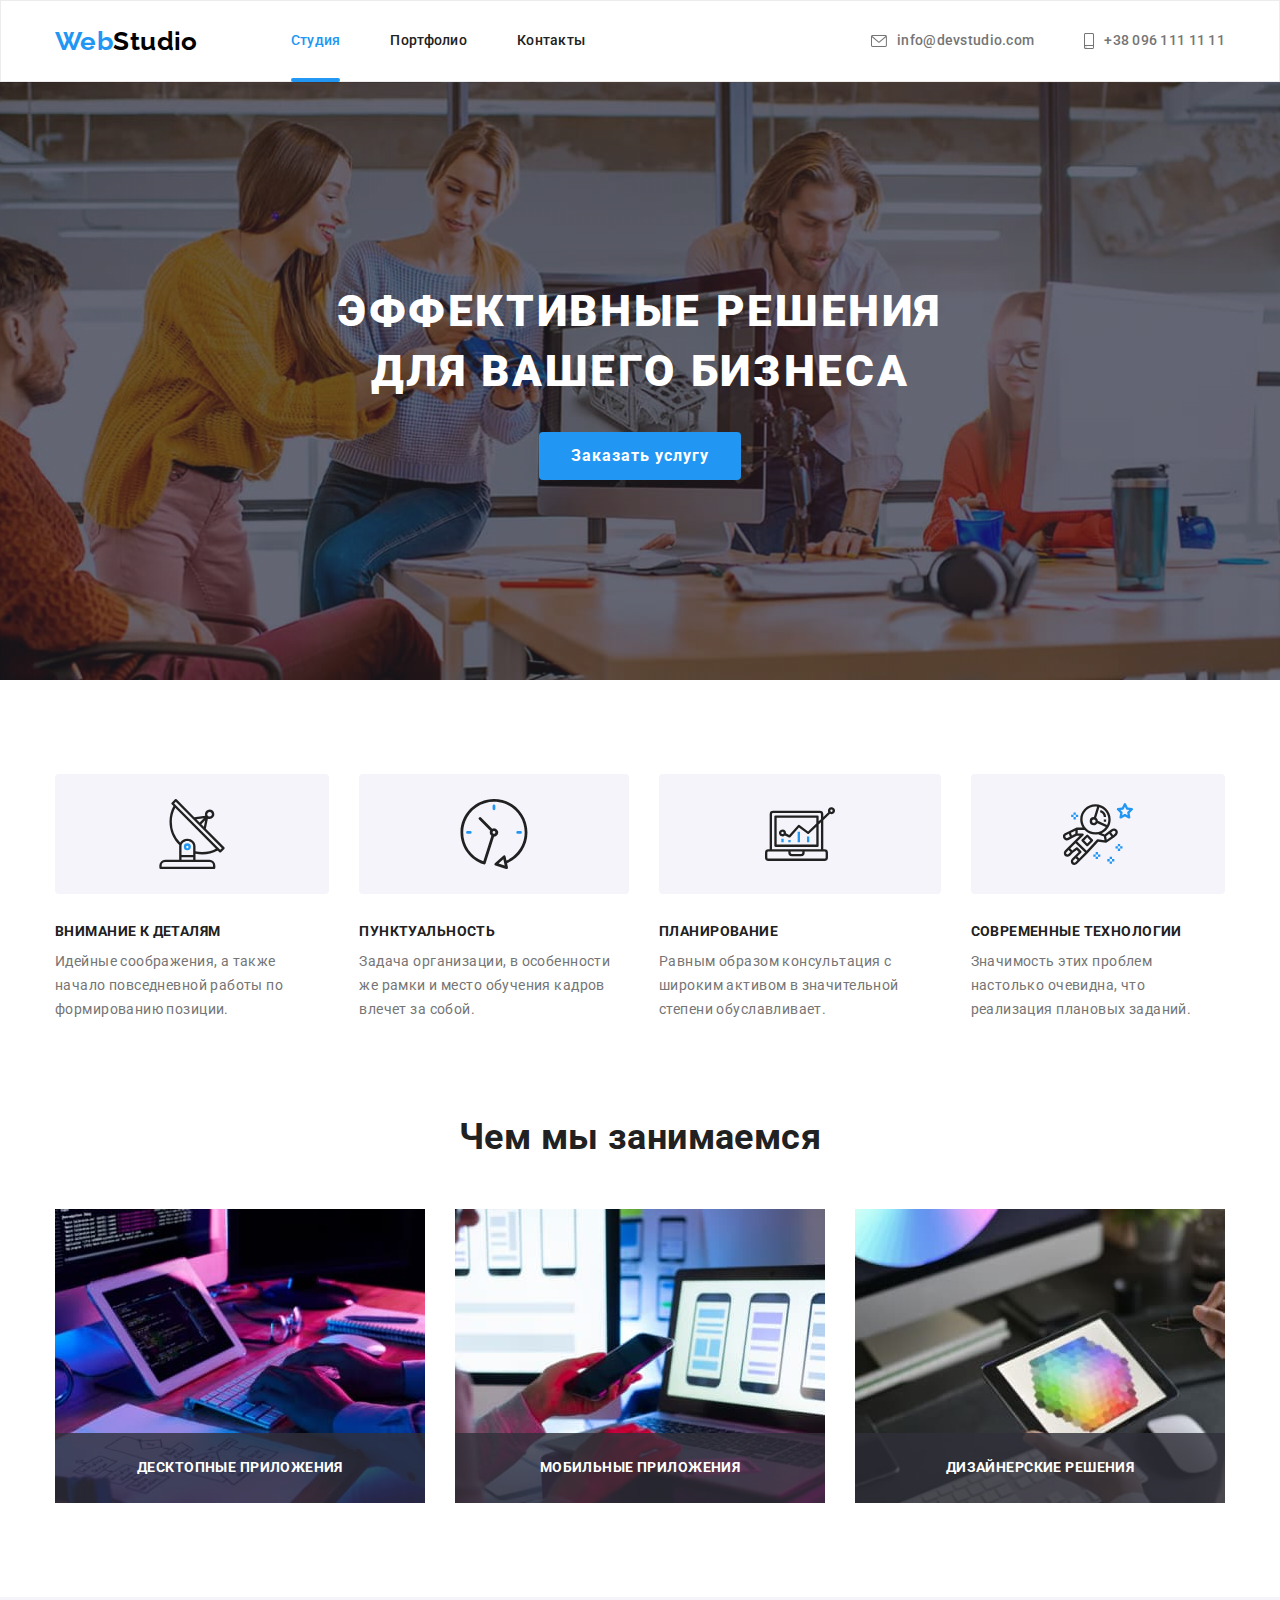
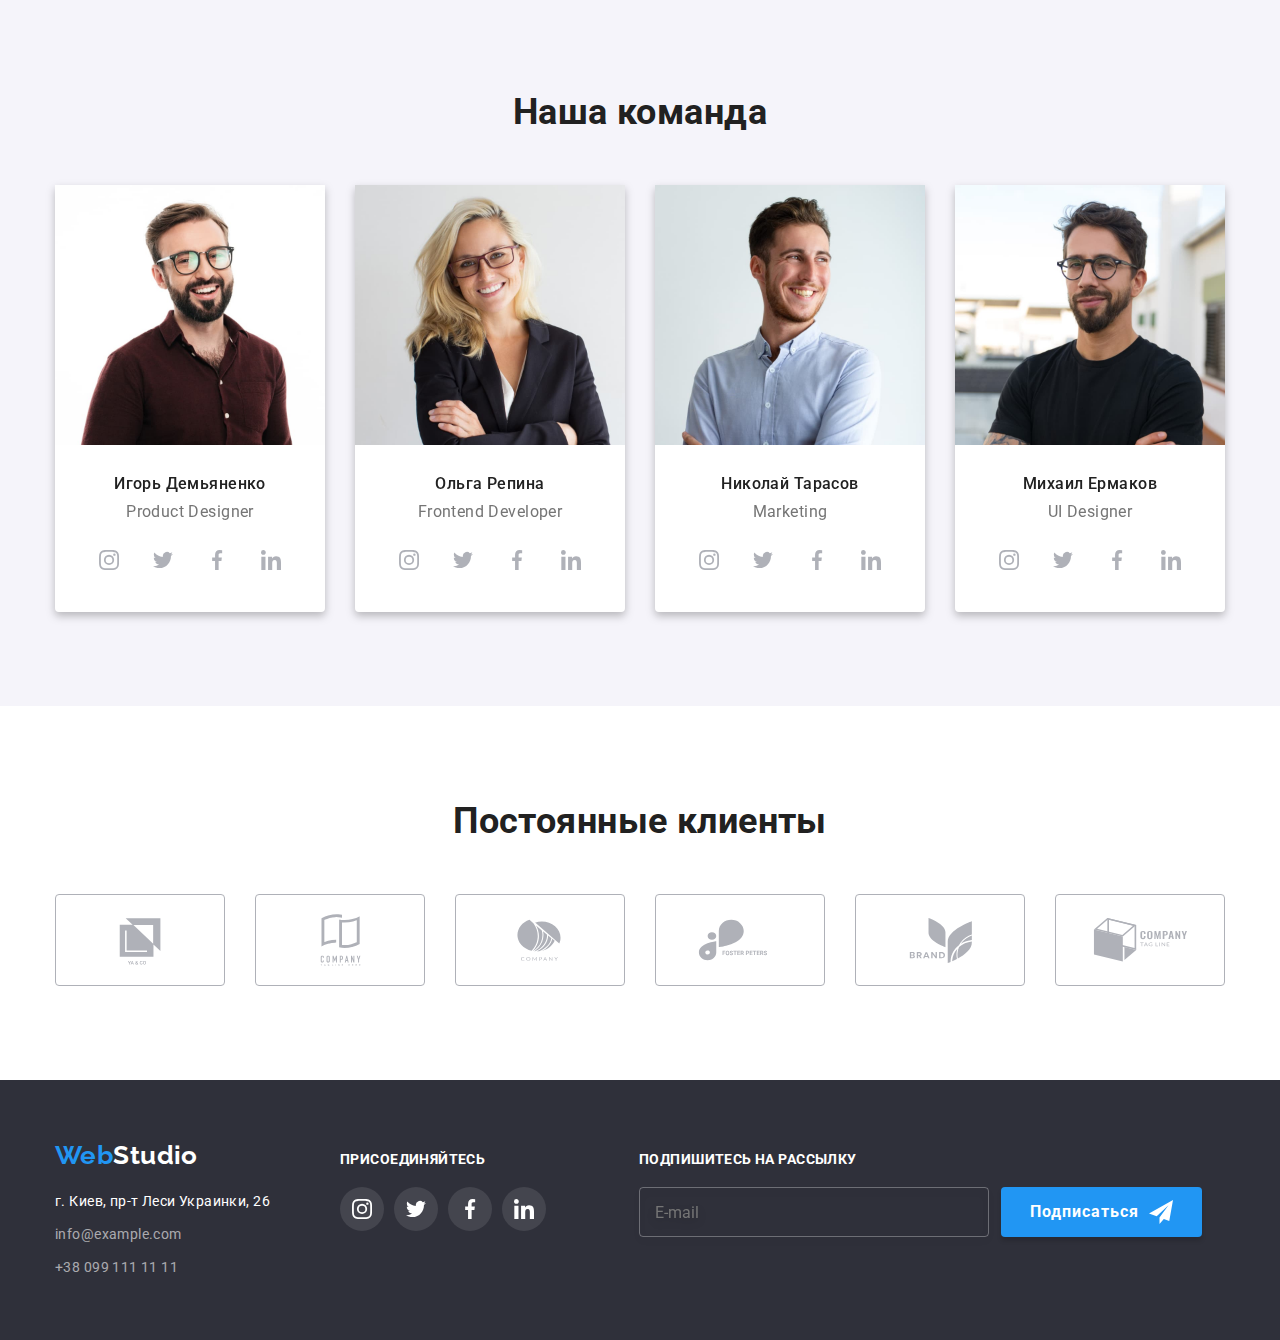
<file: index.html>
<!DOCTYPE html>
<html lang="ru">
<head>
    <meta charset="UTF-8">
    <meta http-equiv="X-UA-Compatible" content="IE=edge">
    <meta name="viewport" content="width=device-width, initial-scale=1.0">
    <title>WebStudio</title>
    <link rel="preconnect" href="https://fonts.googleapis.com">
    <link rel="preconnect" href="https://fonts.gstatic.com" crossorigin>
    <link href="https://fonts.googleapis.com/css2?family=Raleway:wght@700&family=Roboto:wght@400;500;700;900&display=swap" rel="stylesheet">
    <link rel="stylesheet" href="https://cdnjs.cloudflare.com/ajax/libs/modern-normalize/1.0.0/modern-normalize.min.css"  />
    <link rel="stylesheet" href="./css/styles.css">
</head>
<body>
    <header class="header">
        <div class="container header-container">
            
            <nav class="navigation">
                <a class="logo" href="#">
                    <span class="logo-web">Web</span>Studio
                </a>
    
                <ul class="site-nav">
                    <li class="header-list-item"><a class="site-nav-link current" href="./index.html">Студия</a></li>
                    <li class="header-list-item"><a class="site-nav-link" href="./portfolio.html">Портфолио</a></li>
                    <li class="header-list-item"><a class="site-nav-link" href="#contacts">Контакты</a></li>
                </ul>
            </nav>
    
            <ul class="auth-nav">
                <li class="header-list-item"><a class="auth-nav-link" href="mailto:info@devstudio.com">
                    <svg class="icon" width="16" height="12">
                        <use href="./images/icons.svg#icon-envelope"></use>
                    </svg>
                    info@devstudio.com</a></li>
                <li class="header-list-item"><a class="auth-nav-link" href="tel:380961111111">
                    <svg class="icon" width="10" height="16">
                        <use href="./images/icons.svg#icon-smartphone"></use>
                    </svg>
                    +38 096 111 11 11</a></li>
            </ul>
        </div>

    </header>

    <main>
        <section class="hero">
            <div class="container">
                <h1 class="hero-title">Эффективные решения для вашего бизнеса</h1>
                <button type="button" class="hero-button" data-modal-open>Заказать услугу</button>
            </div>
        </section>

        <section class="section">
            <div class="container">
                <h2 class="section-title visually-hidden">Преимущества</h2>
                <ul class="list">
                    <li class="list-item">
                        <div class="list-item-logo">
                            <svg class="icon" width="70" height="70">
                                <use href="./images/icons.svg#icon-antenna"></use>
                            </svg>
                        </div>
                        <h3 class="benefit-item">Внимание к деталям</h3>
                        <p class="benefit-text">Идейные соображения, а также начало повседневной работы по формированию позиции.</p>
                    </li>
                    <li class="list-item">
                        <div class="list-item-logo">
                            <svg class="icon" width="70" height="70">
                                <use href="./images/icons.svg#icon-clock"></use>
                            </svg>
                        </div>
                        <h3 class="benefit-item">Пунктуальность</h3>
                        <p class="benefit-text">Задача организации, в особенности же рамки и место обучения кадров влечет за собой.</p>
                    </li>
                    <li class="list-item">
                        <div class="list-item-logo">
                            <svg class="icon" width="70" height="70">
                                <use href="./images/icons.svg#icon-diagram"></use>
                            </svg>
                        </div>
                        <h3 class="benefit-item">Планирование</h3>
                        <p class="benefit-text">Равным образом консультация с широким активом в значительной степени обуславливает.</p>
                    </li>
                    <li class="list-item">
                        <div class="list-item-logo">
                            <svg class="icon" width="70" height="70">
                                <use href="./images/icons.svg#icon-astronaut"></use>
                            </svg>
                        </div>
                        <h3 class="benefit-item">Современные технологии</h3>
                        <p class="benefit-text">Значимость этих проблем настолько очевидна, что реализация плановых заданий.</p>
                    </li>
                </ul>

            </div>
        </section>

        <section class="section activity-section">
            <div class="container">
                <h2 class="section-title">Чем мы занимаемся</h2>
    
                <ul class="works-list">
                    <li>
                        <img src="./images/box_1.jpg" alt="Картинка 1" width="370">
                        <div class="activity-block">
                            <p class="benefit-item activity-text">Десктопные приложения</p>
                        </div>
                    </li>
        
                    <li>
                        <img src="./images/box_2.jpg" alt="Картинка 1" width="370">
                        <div class="activity-block">
                            <p class="benefit-item activity-text">Мобильные приложения</p>
                        </div>
                    </li>
        
                    <li>
                        <img src="./images/box_3.jpg" alt="Картинка 1" width="370">
                        <div class="activity-block">
                            <p class="benefit-item activity-text">Дизайнерские решения</p>
                        </div>
                    </li>
                </ul>
                
            </div>


        </section>

        <section class="section team-section">
            <div class="container">
                <h2 class="section-title">Наша команда</h2>
    
                <ul class="team-list">
                    <li class="team-card">
                        <img src="./images/img_1.jpg" alt="Игорь Демьяненко" width="270">
                            <div class="team-text">
                                <h3 class="team-member">Игорь Демьяненко</h3>
                                <p class="member-profession">Product Designer</p>
                                <ul class="social-links">
                                    <li class="social-link-item">
                                        <a class="social-link" href="#">
                                            <svg class="icon" width="20" height="20">
                                                <use href="./images/icons.svg#icon-instagram"></use>
                                            </svg>
                                        </a>
                                    </li>
                                    <li class="social-link-item">
                                        <a class="social-link" href="#">
                                            <svg class="icon" width="20" height="20">
                                                <use href="./images/icons.svg#icon-twitter"></use>
                                            </svg>
                                        </a>
                                    </li>
                                    <li class="social-link-item">
                                        <a class="social-link" href="#">
                                            <svg class="icon" width="20" height="20">
                                                <use href="./images/icons.svg#icon-facebook"></use>
                                            </svg>
                                        </a>
                                    </li>
                                    <li class="social-link-item">
                                        <a class="social-link" href="#">
                                            <svg class="icon" width="20" height="20">
                                                <use href="./images/icons.svg#icon-linkedin"></use>
                                            </svg>
                                        </a>
                                    </li>
                                </ul>
                            </div>
                    </li>
                    <li class="team-card">
                        <img src="./images/img_2.jpg" alt="Ольга Репина" width="270">
                            <div class="team-text">
                                <h3 class="team-member">Ольга Репина</h3>
                                <p class="member-profession">Frontend Developer</p>
                                <ul class="social-links">
                                    <li class="social-link-item">
                                        <a class="social-link" href="#">
                                            <svg class="icon" width="20" height="20">
                                                <use href="./images/icons.svg#icon-instagram"></use>
                                            </svg>
                                        </a>
                                    </li>
                                    <li class="social-link-item">
                                        <a class="social-link" href="#">
                                            <svg class="icon" width="20" height="20">
                                                <use href="./images/icons.svg#icon-twitter"></use>
                                            </svg>
                                        </a>
                                    </li>
                                    <li class="social-link-item">
                                        <a class="social-link" href="#">
                                            <svg class="icon" width="20" height="20">
                                                <use href="./images/icons.svg#icon-facebook"></use>
                                            </svg>
                                        </a>
                                    </li>
                                    <li class="social-link-item">
                                        <a class="social-link" href="#">
                                            <svg class="icon" width="20" height="20">
                                                <use href="./images/icons.svg#icon-linkedin"></use>
                                            </svg>
                                        </a>
                                    </li>
                                </ul>
                            </div>
                    </li>
                    <li class="team-card">
                        <img src="./images/img_3.jpg" alt="Николай Тарасов" width="270">
                            <div class="team-text">
                                <h3 class="team-member">Николай Тарасов</h3>
                                <p class="member-profession">Marketing</p>
                                <ul class="social-links">
                                    <li class="social-link-item">
                                        <a class="social-link" href="#">
                                            <svg class="icon" width="20" height="20">
                                                <use href="./images/icons.svg#icon-instagram"></use>
                                            </svg>
                                        </a>
                                    </li>
                                    <li class="social-link-item">
                                        <a class="social-link" href="#">
                                            <svg class="icon" width="20" height="20">
                                                <use href="./images/icons.svg#icon-twitter"></use>
                                            </svg>
                                        </a>
                                    </li>
                                    <li class="social-link-item">
                                        <a class="social-link" href="#">
                                            <svg class="icon" width="20" height="20">
                                                <use href="./images/icons.svg#icon-facebook"></use>
                                            </svg>
                                        </a>
                                    </li>
                                    <li class="social-link-item">
                                        <a class="social-link" href="#">
                                            <svg class="icon" width="20" height="20">
                                                <use href="./images/icons.svg#icon-linkedin"></use>
                                            </svg>
                                        </a>
                                    </li>
                                </ul>
                            </div>
                    </li>
                    <li class="team-card">
                        <img src="./images/img_4.jpg" alt="Михаил Ермаков" width="270">
                            <div class="team-text">
                                <h3 class="team-member">Михаил Ермаков</h3>
                                <p class="member-profession">UI Designer</p>
                                <ul class="social-links">
                                    <li class="social-link-item">
                                        <a class="social-link" href="#">
                                            <svg class="icon" width="20" height="20">
                                                <use href="./images/icons.svg#icon-instagram"></use>
                                            </svg>
                                        </a>
                                    </li>
                                    <li class="social-link-item">
                                        <a class="social-link" href="#">
                                            <svg class="icon" width="20" height="20">
                                                <use href="./images/icons.svg#icon-twitter"></use>
                                            </svg>
                                        </a>
                                    </li>
                                    <li class="social-link-item">
                                        <a class="social-link" href="#">
                                            <svg class="icon" width="20" height="20">
                                                <use href="./images/icons.svg#icon-facebook"></use>
                                            </svg>
                                        </a>
                                    </li>
                                    <li class="social-link-item">
                                        <a class="social-link" href="#">
                                            <svg class="icon" width="20" height="20">
                                                <use href="./images/icons.svg#icon-linkedin"></use>
                                            </svg>
                                        </a>
                                    </li>
                                </ul>
                            </div>
                    </li>
                </ul>
                
            </div>

        </section>

        <section class="section">
            <div class="container">
                <h2 class="section-title">Постоянные клиенты</h2>
    
                <ul class="clients-list">
                    <li>
                        <a class="clients-item-link" href="#">
                            <svg class="icon" width="106" height="60">
                                <use href="./images/icons.svg#icon-client-1"></use>
                            </svg>
                        </a>
                    </li>
        
                    <li>
                        <a class="clients-item-link" href="#">
                            <svg class="icon" width="106" height="60">
                                <use href="./images/icons.svg#icon-client-2"></use>
                            </svg>
                        </a>
                    </li>
        
                    <li>
                        <a class="clients-item-link" href="#">
                            <svg class="icon" width="106" height="60">
                                <use href="./images/icons.svg#icon-client-3"></use>
                            </svg>
                        </a>
                    </li>
        
                    <li>
                        <a class="clients-item-link" href="#">
                            <svg class="icon" width="106" height="60">
                                <use href="./images/icons.svg#icon-client-4"></use>
                            </svg>
                        </a>
                    </li>
        
                    <li>
                        <a class="clients-item-link" href="#">
                            <svg class="icon" width="106" height="60">
                                <use href="./images/icons.svg#icon-client-5"></use>
                            </svg>
                        </a>
                    </li>
        
                    <li>
                        <a class="clients-item-link" href="#">
                            <svg class="icon" width="106" height="60">
                                <use href="./images/icons.svg#icon-client-6"></use>
                            </svg>
                        </a>
                    </li>
                </ul>
                
            </div>


        </section>
    </main>

    <footer class="footer" id="contacts">
        <div class="container footer-container">

            <div class="our-address">
                <a class="logo" href="#">
                    <span class="logo-web">Web</span>Studio
                </a>
        
                <address class="address">
                    <ul class="address-list">
                        <li class="address-item">г. Киев, пр-т Леси Украинки, 26</li>
                        <li class="address-item"><a class="address-link" href="mailto:info@example.com">info@example.com</a></li>
                        <li class="address-item"><a class="address-link" href="tel:380991111111">+38 099 111 11 11</a></li>
                    </ul>
                </address>
            </div>


            <div class="join-social-links">
                <h3 class="benefit-item">присоединяйтесь</h3>

                <ul class="social-links">
                    <li class="social-link-item">
                        <a class="social-link" href="#">
                            <svg class="icon" width="20" height="20">
                                <use href="./images/icons.svg#icon-instagram"></use>
                            </svg>
                        </a>
                    </li>
                    <li class="social-link-item">
                        <a class="social-link" href="#">
                            <svg class="icon" width="20" height="20">
                                <use href="./images/icons.svg#icon-twitter"></use>
                            </svg>
                        </a>
                    </li>
                    <li class="social-link-item">
                        <a class="social-link" href="#">
                            <svg class="icon" width="20" height="20">
                                <use href="./images/icons.svg#icon-facebook"></use>
                            </svg>
                        </a>
                    </li>
                    <li class="social-link-item">
                        <a class="social-link" href="#">
                            <svg class="icon" width="20" height="20">
                                <use href="./images/icons.svg#icon-linkedin"></use>
                            </svg>
                        </a>
                    </li>
                </ul>
            </div>

            <div class="subscription">
                <h3 class="benefit-item">Подпишитесь на рассылку</h3>

                <form class="subscription-form">
                    <label class="e-mail-subscription">
                        <input type="text" name="email" placeholder="E-mail" />
                    </label>
                    <button type="submit">Подписаться
                        <svg class="icon" width="24" height="24">
                            <use href="./images/icons.svg#icon-send"></use>
                        </svg>
                    </button>
                </form>
            </div>

        </div>
    </footer>
    
    <div class="backdrop is-hidden" data-modal>
        <!-- <div class="backdrop" data-modal> -->
        <div class="modal">
            <button class="close-icon" data-modal-close>
                <svg class="icon" width="18" height="18">
                    <use href="./images/icons.svg#icon-close"></use>
                </svg>
            </button>
            <form class="form">
                
                <h3 id="contact-details-head">Оставьте свои данные, мы вам перезвоним</h3>
                
                <label class="field-label" for="username">Имя</label>
                <div class="form-field">
                    <input class="field-input" type="text" name="username" id="username" />
                    <svg class="icon" width="18" height="18">
                        <use href="./images/icons.svg#icon-person"></use>
                    </svg>
                </div>

                <label class="field-label" for="user_phone">Телефон</label>
                <div class="form-field">
                    <input class="field-input" type="phone" name="phone" id="user_phone" />
                    <svg class="icon" width="18" height="18">
                        <use href="./images/icons.svg#icon-phone"></use>
                    </svg>
                </div>
                <label class="field-label" for="user_email">Почта</label>
                <div class="form-field">
                    <input class="field-input" type="email" name="email" id="user_email" />
                    <svg class="icon" width="18" height="18">
                        <use href="./images/icons.svg#icon-email"></use>
                    </svg>
                </div>
                <label class="field-label" for="user_comment">Комментарий</label>
                <div class="form-field">
                    <textarea class="field-input textarea" name="email" rows="1" id="user_comment" placeholder="Введите текст"></textarea>
                </div>
                <div class="check-conditions">
                    <label class="label-checkbox" for="user_agrees">
                        <input class="input-checkbox visually-hidden" type="checkbox" name="agree" value="rules" id="user_agrees" />
                        <span class="checkbox">
                            <svg class="icon" width="18" height="18">
                                <use href="./images/icons.svg#icon-checked"></use>
                            </svg>
                        </span>
                            Соглашаюсь с рассылкой и принимаю <a href="#">Условия договора</a>
                    </label>
                </div>
                <button class="send-button" type="submit">Отправить</button>
                
            </form>
        </div>
    </div>

    <script src="./js/modal.js"></script>
</body>
</html>
</file>
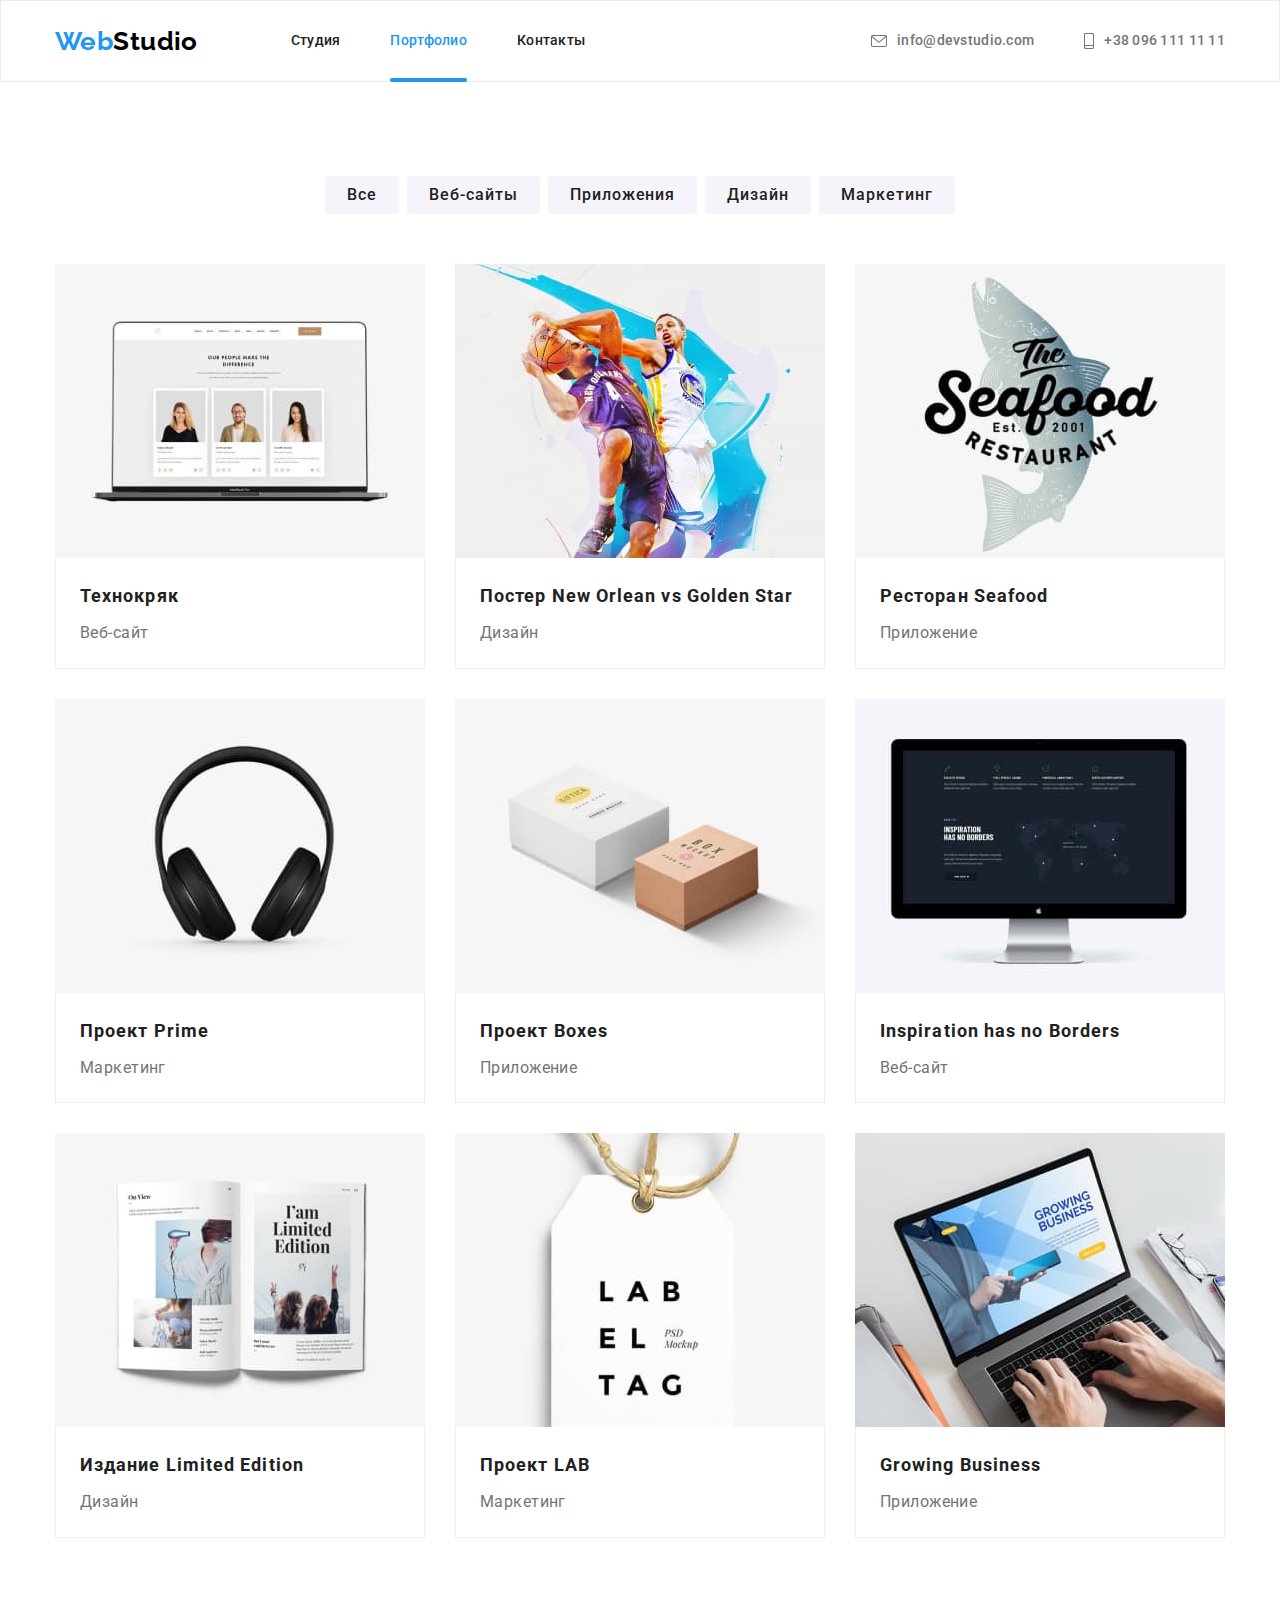
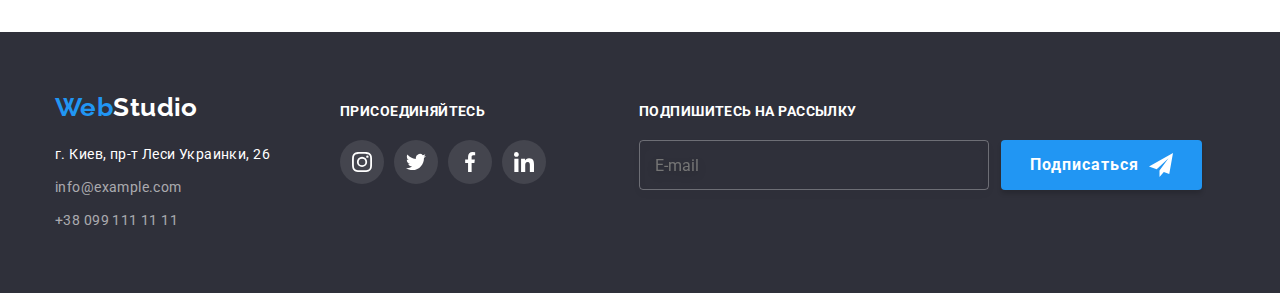
<file: portfolio.html>
<!DOCTYPE html>
<html lang="ru">
<head>
    <meta charset="UTF-8">
    <meta http-equiv="X-UA-Compatible" content="IE=edge">
    <meta name="viewport" content="width=device-width, initial-scale=1.0">
    <title>Портфолио</title>
    <link rel="preconnect" href="https://fonts.googleapis.com">
    <link rel="preconnect" href="https://fonts.gstatic.com" crossorigin>
    <link href="https://fonts.googleapis.com/css2?family=Raleway:wght@700&family=Roboto:wght@400;500;700;900&display=swap" rel="stylesheet">
    <link rel="stylesheet" href="https://cdnjs.cloudflare.com/ajax/libs/modern-normalize/1.0.0/modern-normalize.min.css"  />
    <link rel="stylesheet" href="./css/styles.css">
</head>
<body>
    <header class="header">
        <div class="container header-container">
            
            <nav class="navigation">
                <a class="logo" href="#">
                    <span class="logo-web">Web</span>Studio
                </a>
    
                <ul class="site-nav">
                    <li class="header-list-item"><a class="site-nav-link" href="./index.html">Студия</a></li>
                    <li class="header-list-item"><a class="site-nav-link current" href="./portfolio.html">Портфолио</a></li>
                    <li class="header-list-item"><a class="site-nav-link" href="#contacts">Контакты</a></li>
                </ul>
            </nav>
    
            <ul class="auth-nav">
                <li class="header-list-item"><a class="auth-nav-link" href="mailto:info@devstudio.com">
                    <svg class="icon" width="16" height="12">
                        <use href="./images/icons.svg#icon-envelope"></use>
                    </svg>
                    info@devstudio.com</a></li>
                <li class="header-list-item"><a class="auth-nav-link" href="tel:380961111111">
                    <svg class="icon" width="10" height="16">
                        <use href="./images/icons.svg#icon-smartphone"></use>
                    </svg>
                    +38 096 111 11 11</a></li>
            </ul>
        </div>

    </header>

    <main>
        <section class="section">

            <div class="container">
                
                <h1 class="visually-hidden">Портфолио</h1>
            
                <ul class="filter-list">
                    <li class="filter-item"><button type="button" class="filter-button">Все</button></li>
                    <li class="filter-item"><button type="button" class="filter-button">Веб-сайты</button></li>
                    <li class="filter-item"><button type="button" class="filter-button">Приложения</button></li>
                    <li class="filter-item"><button type="button" class="filter-button">Дизайн</button></li>
                    <li class="filter-item"><button type="button" class="filter-button">Маркетинг</button></li>
                </ul>

                <ul class="portfolio-list">
                    <li class="portfolio-card">
                        <a href="#" class="card-link">
                            <div class="card-image">
                                <img src="./images/1-technokryak.jpg" alt="Технокряк" width="370">
                                <div class="card-description">
                                    <p>Технокряк это современная площадка распространения коронавируса. Компании используют эту платформу для цифрового шпионажа и атак на защищённые сервера конкурентов.</p>
                                </div>
                            </div>
                            <div class="portfolio-text">
                                <h2 class="portfolio-title">Технокряк</h2>
                                <p class="portfolio-short">Веб-сайт</p>
                            </div>
                        </a>
                    </li>
                    <li class="portfolio-card">
                        <a href="#" class="card-link">
                            <div class="card-image">
                                <img src="./images/2-new-orlean.jpg" alt="Постер New Orlean vs Golden Star" width="370">
                                <div class="card-description">
                                    <p>Технокряк это современная площадка распространения коронавируса. Компании используют эту платформу для цифрового шпионажа и атак на защищённые сервера конкурентов.</p>
                                </div>
                            </div>
                            <div class="portfolio-text">
                                <h2 class="portfolio-title">Постер New Orlean vs Golden Star</h2>
                                <p class="portfolio-short">Дизайн</p>
                            </div>
                        </a>
                    </li>
                    <li class="portfolio-card">
                        <a href="#" class="card-link">
                            <div class="card-image">
                                <img src="./images/3-seafood.jpg" alt="Ресторан Seafood" width="370">
                                <div class="card-description">
                                    <p>Технокряк это современная площадка распространения коронавируса. Компании используют эту платформу для цифрового шпионажа и атак на защищённые сервера конкурентов.</p>
                                </div>
                            </div>
                            <div class="portfolio-text">
                                <h2 class="portfolio-title">Ресторан Seafood</h2>
                                <p class="portfolio-short">Приложение</p>
                            </div>
                        </a>
                    </li>
                    <li class="portfolio-card">
                        <a href="#" class="card-link">
                            <div class="card-image">
                                <img src="./images/4-prime.jpg" alt="Проект Prime" width="370">
                                <div class="card-description">
                                    <p>Технокряк это современная площадка распространения коронавируса. Компании используют эту платформу для цифрового шпионажа и атак на защищённые сервера конкурентов.</p>
                                </div>
                            </div>
                            <div class="portfolio-text">
                                <h2 class="portfolio-title">Проект Prime</h2>
                                <p class="portfolio-short">Маркетинг</p>
                            </div>
                        </a>
                    </li>
                    <li class="portfolio-card">
                        <a href="#" class="card-link">
                            <div class="card-image">
                                <img src="./images/5-boxes.jpg" alt="Николай Тарасов" width="370">
                                <div class="card-description">
                                    <p>Технокряк это современная площадка распространения коронавируса. Компании используют эту платформу для цифрового шпионажа и атак на защищённые сервера конкурентов.</p>
                                </div>
                            </div>
                            <div class="portfolio-text">
                                <h2 class="portfolio-title">Проект Boxes</h2>
                                <p class="portfolio-short">Приложение</p>
                            </div>
                        </a>
                    </li>
                    <li class="portfolio-card">
                        <a href="#" class="card-link">
                            <div class="card-image">
                                <img src="./images/6-inspiration.jpg" alt="Inspiration has no Borders" width="370">
                                <div class="card-description">
                                    <p>Технокряк это современная площадка распространения коронавируса. Компании используют эту платформу для цифрового шпионажа и атак на защищённые сервера конкурентов.</p>
                                </div>
                            </div>
                            <div class="portfolio-text">
                                <h2 class="portfolio-title">Inspiration has no Borders</h2>
                                <p class="portfolio-short">Веб-сайт</p>
                            </div>
                        </a>
                    </li>
                    <li class="portfolio-card">
                        <a href="#" class="card-link">
                            <div class="card-image">
                                <img src="./images/7-limited.jpg" alt="Издание Limited Edition" width="370">
                                <div class="card-description">
                                    <p>Технокряк это современная площадка распространения коронавируса. Компании используют эту платформу для цифрового шпионажа и атак на защищённые сервера конкурентов.</p>
                                </div>
                            </div>
                            <div class="portfolio-text">
                                <h2 class="portfolio-title">Издание Limited Edition</h2>
                                <p class="portfolio-short">Дизайн</p>
                            </div>
                        </a>
                    </li>
                    <li class="portfolio-card">
                        <a href="#" class="card-link">
                            <div class="card-image">
                                <img src="./images/8-label.jpg" alt="Проект LAB" width="370">
                                <div class="card-description">
                                    <p>Технокряк это современная площадка распространения коронавируса. Компании используют эту платформу для цифрового шпионажа и атак на защищённые сервера конкурентов.</p>
                                </div>
                            </div>
                            <div class="portfolio-text">
                                <h2 class="portfolio-title">Проект LAB</h2>
                                <p class="portfolio-short">Маркетинг</p>
                            </div>
                        </a>
                    </li>
                    <li class="portfolio-card">
                        <a href="#" class="card-link">
                            <div class="card-image">
                                <img src="./images/9-growing.jpg" alt="Growing Business" width="370">
                                <div class="card-description">
                                    <p>Технокряк это современная площадка распространения коронавируса. Компании используют эту платформу для цифрового шпионажа и атак на защищённые сервера конкурентов.</p>
                                </div>
                            </div>
                            <div class="portfolio-text">
                                <h2 class="portfolio-title">Growing Business</h2>
                                <p class="portfolio-short">Приложение</p>
                            </div>
                        </a>
                    </li>
                </ul>
            </div>

        </section>
    </main>

    <footer class="footer" id="contacts">
        <div class="container footer-container">

            <div class="our-address">
                <a class="logo" href="#">
                    <span class="logo-web">Web</span>Studio
                </a>
        
                <address class="address">
                    <ul class="address-list">
                        <li class="address-item">г. Киев, пр-т Леси Украинки, 26</li>
                        <li class="address-item"><a class="address-link" href="mailto:info@example.com">info@example.com</a></li>
                        <li class="address-item"><a class="address-link" href="tel:380991111111">+38 099 111 11 11</a></li>
                    </ul>
                </address>
            </div>


            <div class="join-social-links">
                <h3 class="benefit-item">присоединяйтесь</h3>

                <ul class="social-links">
                    <li class="social-link-item">
                        <a class="social-link" href="#">
                            <svg class="icon" width="20" height="20">
                                <use href="./images/icons.svg#icon-instagram"></use>
                            </svg>
                        </a>
                    </li>
                    <li class="social-link-item">
                        <a class="social-link" href="#">
                            <svg class="icon" width="20" height="20">
                                <use href="./images/icons.svg#icon-twitter"></use>
                            </svg>
                        </a>
                    </li>
                    <li class="social-link-item">
                        <a class="social-link" href="#">
                            <svg class="icon" width="20" height="20">
                                <use href="./images/icons.svg#icon-facebook"></use>
                            </svg>
                        </a>
                    </li>
                    <li class="social-link-item">
                        <a class="social-link" href="#">
                            <svg class="icon" width="20" height="20">
                                <use href="./images/icons.svg#icon-linkedin"></use>
                            </svg>
                        </a>
                    </li>
                </ul>
            </div>

            <div class="subscription">
                <h3 class="benefit-item">Подпишитесь на рассылку</h3>

                <form class="subscription-form">
                    <label class="e-mail-subscription">
                        <input type="text" name="email" placeholder="E-mail" />
                    </label>
                    <button type="submit">Подписаться
                        <svg class="icon" width="24" height="24">
                            <use href="./images/icons.svg#icon-send"></use>
                        </svg>
                    </button>
                </form>
            </div>

        </div>
    </footer>
</body>
</html>
</file>
<file: css/styles.css>
:root {
    --brand-color: #2196F3;
    --basic-text: #000;
    --main-text: #fff;
    --section-text: #212121;
    --additional-text: #757575;
    --address-link: rgba(255, 255, 255, 0.6);

    --team-section-background: #F5F4FA;
    --light-background: #fff;
    --dark-background: #2F303A;
    --gradient-color-1: rgba(47, 48, 58, 0.4);
    --gradient-color-2: rgba(47, 48, 58, 0.4);
    --logo-icon-header: #757575;
    --logo-icon-benefit: #212121;
    --logo-icon-social: #AFB1B8;
    --logo-icon-partners: #AFB1B8;
    --button-in-focus: #188CE8;
    
    --header-border: #ECECEC;
    --portfolio-border: #EEEEEE;

    --font-weight-bold: bold;

    --transition-type: 250ms cubic-bezier(0.4, 0, 0.2, 1);
}

body {
    font-family: 'Roboto', sans-serif;
    color: var(--section-text);
    letter-spacing: 0.03em;
    line-height: 1.14;
    font-size: 14px;
    font-style: normal;
}

h1, h2, h3, h4, h5, h6, p, ul {
    margin: 0;
    padding: 0;
}

ul {
    list-style: none;
}

img {
    width: 100%;
    height: auto;
    display: block;
}

a {
    color: var(--brand-color);
    display: inline-block;
}

/* header */

header {
    border: 1px solid var(--header-border);
}

.header-container {
    display: flex;
    align-items: center;
    justify-content: space-between;
}

.logo {
    margin-right: 93px;
    font-family: Raleway;
    font-weight: var(--font-weight-bold);
    font-size: 26px;
    line-height: 1.19;
    color: var(--basic-text);
    text-decoration: none;
}

.logo-web {
    color: var(--brand-color);
}

.navigation {
    display: flex;
    align-items: center;
}

.site-nav {
    display: flex;
    align-items: center;
    justify-content: space-between;

    font-weight: 500;
    letter-spacing: 0.02em;
}

.site-nav-link {
    display: block;
    position: relative;
    color: var(--section-text);
    text-decoration: none;
    padding: 32px 0;

    transition: color var(--transition-type);
}

.auth-nav {
    display: flex;
    align-items: center;
    justify-content: space-between;

    font-weight: 500;
    letter-spacing: 0.02em;
}

.auth-nav-link {
    display: flex;
    align-items: center;
    color: var(--additional-text);
    text-decoration: none;
    padding: 32px 0;

    transition: color var(--transition-type);
}

.site-nav-link:hover, 
.site-nav-link:focus,
.auth-nav-link:hover, 
.auth-nav-link:focus {
    color: var(--brand-color);
}

.current {
    color: var(--brand-color);
}

.site-nav-link.current::after {
    content: '';
    display: block;
    position: absolute;
    width: 100%;
    height: 4px;
    bottom: -1px;
    background-color: var(--brand-color);
    border-radius: 2px;
}

.auth-nav-link .icon {
    fill: var(--logo-icon-header);
    margin-right: 10px;

    transition: fill var(--transition-type);
}

.auth-nav-link:hover .icon,
.auth-nav-link:focus .icon {
    fill: var(--brand-color);
}

/* header end */



/* hero section */

.hero {
    margin: 0 auto;
    padding: 200px 0;
    max-width: 1600px;
    background-color: var(--dark-background);
    background-image: linear-gradient(
        to bottom,
        var(--gradient-color-1),
        var(--gradient-color-2)
    ), url(../images/background-image.jpg);
    background-size: cover;
    background-position: center;
}

.hero-title {
    width: 700px;
    margin: 0 auto 30px;

    font-weight: 900;
    font-size: 44px;
    line-height: 1.36;
    text-align: center;
    letter-spacing: 0.06em;
    text-transform: uppercase;
    color: var(--main-text);
}

.hero-button {
    padding: 10px 32px;
    margin: 0 auto;
    display: block;
    
    font-family: inherit;
    font-weight: var(--font-weight-bold);
    font-size: 16px;
    line-height: 1.8;
    letter-spacing: 0.06em;
    background-color: var(--brand-color);
    color: var(--main-text);
    border: none;
    border-radius: 4px;
    cursor: pointer;
    transition: background-color var(--transition-type), color var(--transition-type);
}

.hero-button:hover,
.hero-button:focus {
    background-color: var(--button-in-focus);
}

/* hero section end */


/* benefits */

.section {
    padding-top: 94px;
    padding-bottom: 94px;
}

.section-title {
    margin-bottom: 50px;

    font-weight: var(--font-weight-bold);
    font-size: 36px;
    line-height: 1.2;
    text-align: center;
    color: var(--section-text);
}

.container {
    margin: 0 auto;
    padding: 0 15px;
    width: 1200px;
}

.visually-hidden {
    position: absolute;
    width: 1px;
    height: 1px;
    margin: -1px;
    padding: 0;
    overflow: hidden;
    border: 0;
    clip: rect(0 0 0 0);
}

.list {
    display: flex;
    margin: 0;
}

.list-item:not(:last-child) {
    margin-right: 30px;
}

.list-item-logo {
    display: flex;
    justify-content: center;
    padding: 25px 0;
    margin-bottom: 30px;
    background-color: var(--team-section-background);
    border-radius: 4px;
}

.list-item-logo .icon {
    fill: var(--logo-icon-benefit);
}

.header-list-item:not(:last-child) {
    margin-right: 50px;
}

.benefit-item {
    margin-bottom: 10px;
    font-weight: var(--font-weight-bold);
    text-transform: uppercase;
    color: var(--section-text);
    line-height: 1.14;
    font-size: 14px;
    letter-spacing: 0.03em;
}

.benefit-text {
    margin: 0;
    line-height: 1.71;
    color: var(--additional-text);
}

/* benefits end */


/* activity section */

.activity-section {
    padding-top: 0;
}

.works-list {
    display: flex;
    justify-content: space-between;
}

.works-list>li {
    position: relative;
}

.activity-block {
    position: absolute;
    width: 100%;
    padding: 27px 0;
    bottom: 0;
    background-color: rgba(47, 48, 58, 0.8);
}

.activity-text {
    text-align: center;
    color: var(--main-text);
    margin-bottom: 0;
}

/* activity section end */


/* team section */

.team-section {
    background-color: var(--team-section-background);
}

.team-list {
    display: flex;
    justify-content: space-between;
}

.team-card {
    background-color: var(--light-background);
    border-radius: 4px;
    filter: drop-shadow(0px 4px 4px rgba(0, 0, 0, 0.25));
}

.team-card:not(:last-child) {
    margin-right: 30px;
}

.team-text {
    padding: 30px 0;
}

.team-member {
    margin-bottom: 10px;
    font-weight: 500;
    font-size: 16px;
    line-height: 1.18;
    text-align: center;
    color: var(--section-text);
}

.member-profession {
    margin-bottom: 16px;
    font-size: 16px;
    line-height: 1.18;
    text-align: center;
    color: var(--additional-text);
}

.social-links {
    display: flex;
    justify-content: center;
}

.social-link-item:not(:last-child) {
    margin-right: 10px;
}

.social-link-item {
    display: block;
    color: var(--section-text);
    text-decoration: none;
    padding: 0;
}

.social-link:hover .icon,
.social-link:focus .icon {
    fill: var(--light-background);
}

.social-link:hover,
.social-link:focus {
    background-color: var(--brand-color);
}

.social-link {
    padding: 12px;
    display: flex;
    border-radius: 50%;

    transition: background-color var(--transition-type);
}

.social-link .icon {
    fill: var(--logo-icon-social);

    transition: fill var(--transition-type);
}


/* team section end */


/* clients section */

.clients-list {
    display: flex;
    justify-content: space-between;
}

.clients-item-link {
    width: 170px;
    height: 92px;
    padding: 16px 32px;

    display: block;

    border: 1px solid var(--logo-icon-partners);
    box-sizing: border-box;
    border-radius: 4px;

    transition: border-color var(--transition-type);
}

.clients-item-link:hover,
.clients-item-link:focus {
    border-color: var(--brand-color);
}

.clients-item-link .icon {
    fill: var(--logo-icon-partners);
    transition: fill var(--transition-type);
}

.clients-item-link:hover .icon,
.clients-item-link:focus .icon {
    fill: var(--brand-color);
}


/* clients section end */


/* footer  */

.footer {
    padding: 60px 0;
    background-color: var(--dark-background);
}

footer .logo {
    color: var(--main-text);
    margin: 0;
}

.footer-container {
    display: flex;
    align-items: baseline;
}

.address {
    margin-top: 20px;
    font-style: normal;
}

.address-list {
    margin: 0;
}

.address-item {
    margin-bottom: 9px;
    line-height: 1.71;
    color: var(--main-text);
}

.address-item:last-child {
    margin-bottom: 0;    
}

.address-link {
    color: var(--address-link);
    text-decoration: none;
    transition: color var(--transition-type);
}

.address-link:hover, 
.address-link:focus {
    color: var(--brand-color);
}

.join-social-links {
    margin-left: 70px;
}

.footer .benefit-item {
    color: var(--main-text);
    margin-bottom: 20px;
}

.footer .social-link {
    background-color: rgba(255, 255, 255, 0.1);
    border-radius: 50%;
    transition: background-color var(--transition-type);
}

.footer .social-link:hover,
.footer .social-link:focus {
    background-color: var(--brand-color);
}

.footer .social-link > .icon {
    fill: var(--main-text);
}

.join-social-links {
    margin-left: 70px;
}

.subscription {
    margin-left: 93px;
}

.subscription-form {
    display: flex;
}

.e-mail-subscription > input {
    width: 350px;
    height: 50px;
    padding: 15px;

    font-size: 16px;
    line-height: 1.25;
    color: rgba(255, 255, 255, 0.6);

    border: 1px solid rgba(255, 255, 255, 0.3);
    box-sizing: border-box;
    filter: drop-shadow(0px 4px 4px rgba(0, 0, 0, 0.15));
    border-radius: 4px;
    background-color: transparent;

    transition: border-color var(--transition-type);
}

.e-mail-subscription > input:hover,
.e-mail-subscription > input:focus {
    border-color: var(--brand-color);
    outline: var(--brand-color);
}

.e-mail-subscription + button {
    display: flex;
    align-items: center;
    margin-left: 12px;
    padding: 10px 29px;

    font-family: Roboto;
    font-style: normal;
    font-weight: bold;
    font-size: 16px;
    line-height: 1.8;
    letter-spacing: 0.06em;

    color: var(--main-text);
    background-color: var(--brand-color);
    box-shadow: 0px 4px 4px rgba(0, 0, 0, 0.15);
    border: none;
    border-radius: 4px;
    cursor: pointer;
    transition: background-color var(--transition-type), color var(--transition-type);
}

.e-mail-subscription + button:hover,
.e-mail-subscription + button:focus {
    background-color: var(--button-in-focus);
}

.e-mail-subscription + button > svg {
    margin-left: 10px;
    fill: var(--light-background);
}

/* footer end  */

/* portfolio page  */

.filter-list {
    display: flex;
    margin-bottom: 50px;
    justify-content: center;
}

.filter-item:not(:last-child) {
    margin-right: 8px;
}

.filter-button {
    padding: 6px 22px;
    font-family: inherit;
    font-weight: 500;
    font-size: 16px;
    line-height: 1.6;
    letter-spacing: 0.06em;
    background-color: var(--team-section-background);
    color: var(--section-text);
    border: none;
    border-radius: 4px;
    cursor: pointer;
    transition: background-color var(--transition-type), color var(--transition-type), box-shadow var(--transition-type);
}

.filter-button:hover,
.filter-button:focus {
    background-color: var(--brand-color);
    color: var(--main-text);
    box-shadow: 0px 3px 1px rgba(0, 0, 0, 0.1), 0px 1px 2px rgba(0, 0, 0, 0.08), 0px 2px 2px rgba(0, 0, 0, 0.12);
}

.portfolio-list {
    display: flex;
    flex-wrap: wrap;
    justify-content: space-between;
}

.portfolio-card {
    background-color: var(--light-background);
    margin-bottom: 30px;
    width: 370px;
}

.portfolio-card:nth-last-child(-n + 3) {
    margin-bottom: 0;
}

.card-link {
    text-decoration: none;
    display: block;
}

.card-link:hover,
.card-link:focus {
    box-shadow: 0px 1px 1px rgba(0, 0, 0, 0.12), 0px 4px 4px rgba(0, 0, 0, 0.06), 1px 4px 6px rgba(0, 0, 0, 0.16);
}

.card-image {
    position: relative;
    overflow: hidden;
}

.card-description {
    display: flex;
    align-items: center;
    position: absolute;
    top: 0;
    left: 0;
    width: 100%;
    height: 100%;
    padding: 0 24px;
    background-color: rgba(33, 150, 243, 0.9);

    transition: transform var(--transition-type);
    transform: translateY(100%);
}

.card-link:hover .card-description,
.card-link:focus .card-description {
    transform: translateY(0);
}

.card-description p {
    font-size: 18px;
    line-height: 1.5;
    letter-spacing: 0.03em;
    color: var(--main-text);
}

.portfolio-text {
    padding: 20px 24px;
    border-right: 1px solid var(--portfolio-border);
    border-bottom: 1px solid var(--portfolio-border);
    border-left: 1px solid var(--portfolio-border);
}

.portfolio-title {
    margin-bottom: 4px;
    font-weight: var(--font-weight-bold);
    font-size: 18px;
    line-height: 2;
    letter-spacing: 0.06em;
    color: var(--section-text);
}

.portfolio-short {
    font-size: 16px;
    line-height: 1.87;
    color: var(--additional-text);
}

/* portfolio end */


/* modal window */



.backdrop {
    position: fixed;
    top: 0;
    left: 0;
    width: 100%;
    height: 100%;
    background-color: rgba(0, 0, 0, 0.2);

    opacity: 1;
    transition: opacity var(--transition-type);    
}

.backdrop.is-hidden {
    opacity: 0;
    pointer-events: none;
}

.backdrop.is-hidden .modal {
    transform: translate(-50%, -50%) scale(0.8);
}

.modal {
    position: absolute;
    top: 50%;
    left: 50%;
    max-width: 528px;
    max-height: 581px;
    padding: 40px;

    background-color: var(--light-background);
    box-shadow: 0px 1px 3px rgba(0, 0, 0, 0.12), 0px 1px 1px rgba(0, 0, 0, 0.14), 0px 2px 1px rgba(0, 0, 0, 0.2);
    border-radius: 4px;

    transform: translate(-50%, -50%) scale(1);
    transition: transform var(--transition-type); 
}

.close-icon {
    display: flex;
    align-items: center;
    align-content: center;
    padding: 6px;
    position: absolute;
    top: 8px;
    right: 8px;
    width: 30px;
    height: 30px;

    background: var(--light-background);
    border: 1px solid rgba(0, 0, 0, 0.1);
    box-sizing: border-box;
    border-radius: 50%;
    cursor: pointer;
}

.close-icon > .icon {
    transition: fill var(--transition-type);
}

.close-icon > .icon:hover, 
.close-icon > .icon:focus {
    fill: var(--brand-color);
}

.form > h3 {
    margin-bottom: 12px;

    font-family: Roboto;
    font-weight: bold;
    font-size: 20px;
    line-height: 1.15;
    text-align: center;
    letter-spacing: 0.03em;

    color: var(--section-text);
}

.form-field {
    position: relative;
    margin-bottom: 10px;
}

.field-label {
    display: flex;
    flex-direction: column;
    
    margin-bottom: 4px;
    font-size: 12px;
    line-height: 1.16;
    letter-spacing: 0.01em;
    color: var(--logo-icon-header);
}

.form-field > .icon {
    position: absolute;
    left: 15px;
    top: 50%;
    transform: translateY(-50%);
    transition: fill var(--transition-type);
}

.field-input {
    width: 100%;
    height: 40px;
    padding-left: 42px;

    border: 1px solid rgba(33, 33, 33, 0.2);
    box-sizing: border-box;
    border-radius: 4px;
    cursor: pointer;

    transition: border-color var(--transition-type);
}

.field-input:focus, 
.field-input:hover {
    border-color: var(--brand-color);
    outline: var(--brand-color);
}

.field-input:hover + .icon,
.field-input:focus + .icon {
    fill: var(--brand-color);
}

.form-field > .textarea {
    resize: vertical;
    width: 448px;
    height: 120px;
    margin-bottom: 20px;
    padding: 12px 16px;
}

.textarea::placeholder {
    font-size: 14px;
    line-height: 1.14;
    letter-spacing: 0.01em;
    color: rgba(117, 117, 117, 0.5);
}

.check-conditions {
    margin-bottom: 30px;
}

.label-checkbox {
    display: flex;
    justify-content: center;
    align-items: center;
    
    cursor: pointer;
    line-height: 1.71;
    color: var(--logo-icon-header);
}

.label-checkbox a {
    margin-left: 3px;
}

.checkbox {
    display: flex;
    align-items: center;
    width: 15px;
    height: 15px;
    margin-right: 5px;
  
    border: 2px solid #2a2a2a;
    border-radius: 4px;

    transition: fill var(--transition-type), border-color var(--transition-type);
    fill: transparent;
}
  
.input-checkbox:checked + .checkbox {
    border-color: var(--brand-color);
    fill: var(--light-background);
    background-color: var(--brand-color);
}

.input-checkbox:hover + .checkbox,
.input-checkbox:focus + .checkbox {
    border-color: var(--brand-color);
}

.send-button {
    display: block;
    margin: 0 auto;
    width: 200px;
    height: 50px;
    padding: 10px 55px;

    font-family: Roboto;
    font-style: normal;
    font-weight: bold;
    font-size: 16px;
    line-height: 1.8;
    letter-spacing: 0.06em;

    color: var(--main-text);
    background: var(--brand-color);
    box-shadow: 0px 4px 4px rgba(0, 0, 0, 0.15);
    border: none;
    border-radius: 4px;
    transition: background-color var(--transition-type), color var(--transition-type);
}

.send-button:hover,
.send-button:focus {
    background-color: var(--button-in-focus);
    cursor: pointer;
}

/* modal window end */
</file>
